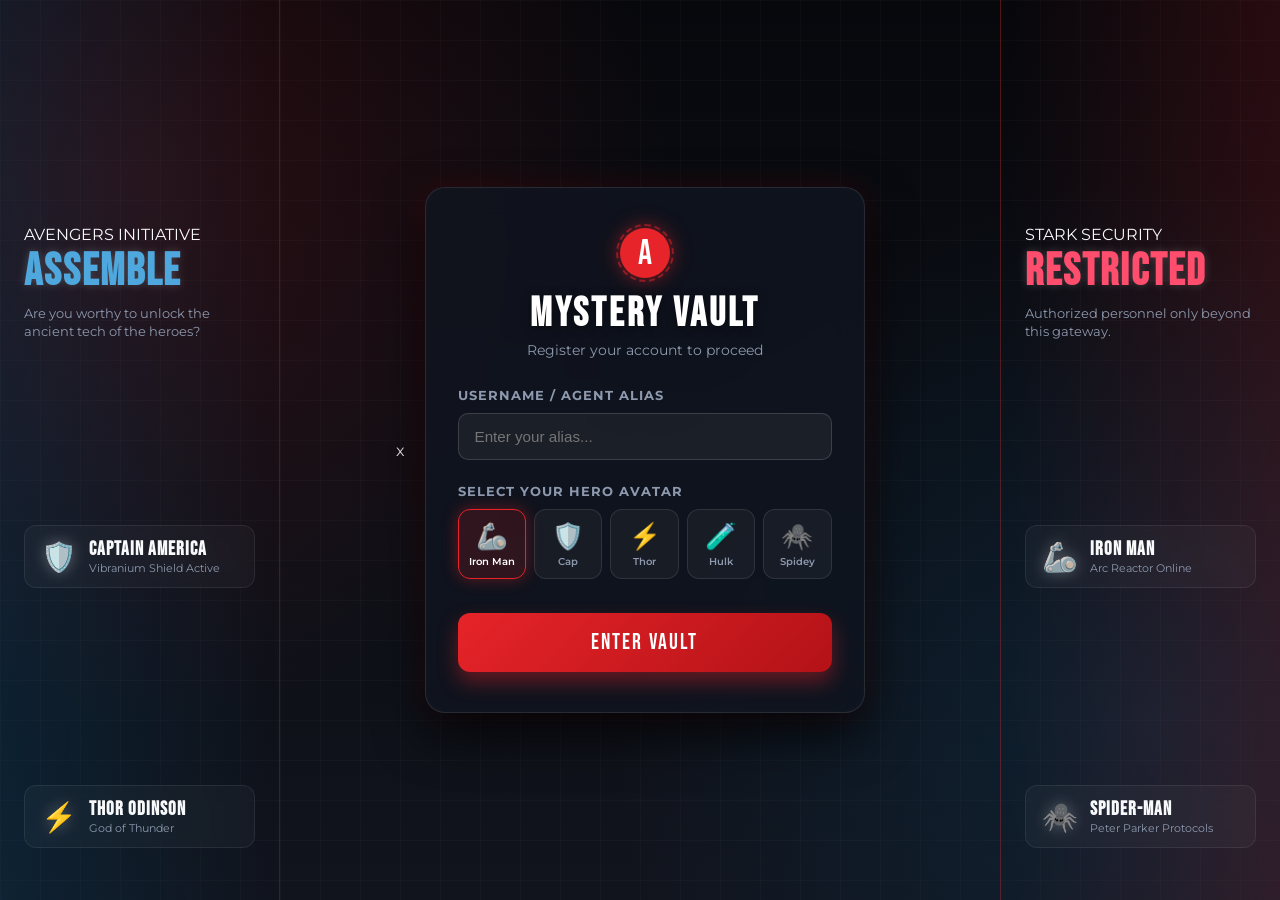
<file: index.html>
x<!doctype html>
<html lang="en">
  <head>
    <meta charset="UTF-8" />
    <meta name="viewport" content="width=device-width, initial-scale=1.0" />
    <title>Mystery Vault - Entry Gate</title>

    <link rel="preconnect" href="https://fonts.googleapis.com" />
    <link rel="preconnect" href="https://fonts.gstatic.com" crossorigin />
    <link
      href="https://fonts.googleapis.com/css2?family=Bebas+Neue&family=Montserrat:wght@400;600;700;800&display=swap"
      rel="stylesheet"
    />
    <link rel="stylesheet" href="style.css" />
  </head>
  <body>
    <aside class="side-banner banner-left">
      <div class="banner-overlay"></div>
      <div class="banner-content">
        <span class="hero-badge">AVENGERS INITIATIVE</span>
        <h2 class="hero-title">ASSEMBLE</h2>
        <p class="hero-desc">
          Are you worthy to unlock the ancient tech of the heroes?
        </p>
      </div>

      <div class="hero-card hero-cap">
        <div class="hero-icon">🛡️</div>
        <div class="hero-info">
          <h4>CAPTAIN AMERICA</h4>
          <span>Vibranium Shield Active</span>
        </div>
      </div>

      <div class="hero-card hero-thor">
        <div class="hero-icon">⚡</div>
        <div class="hero-info">
          <h4>THOR ODINSON</h4>
          <span>God of Thunder</span>
        </div>
      </div>
    </aside>

    <main class="enter-card">
      <div class="vault-glow"></div>

      <div class="enter-header">
        <div class="avengers-logo">A</div>
        <h1>MYSTERY VAULT</h1>
        <p>Register your account to proceed</p>
      </div>

      <form id="enterForm" action="mystery-vault.html" method="GET" novalidate>
        <div class="form-group">
          <label for="username">Username / Agent Alias</label>
          <div class="input-wrapper">
            <input
              type="text"
              id="username"
              name="username"
              class="form-control"
              placeholder="Enter your alias..."
              required
              autocomplete="off"
            />
            <span class="input-focus-border"></span>
          </div>
          <div class="error-message" id="usernameError">
            Please enter a valid agent username.
          </div>
        </div>

        <div class="form-group">
          <label>Select Your Hero Avatar</label>
          <div class="avatar-selection" id="avatarPicker">
            <div
              class="avatar-option selected"
              data-avatar="🦾"
              data-hero="Iron Man"
            >
              <span class="avatar-emoji">🦾</span>
              <span class="hero-label">Iron Man</span>
            </div>
            <div
              class="avatar-option"
              data-avatar="🛡️"
              data-hero="Captain America"
            >
              <span class="avatar-emoji">🛡️</span>
              <span class="hero-label">Cap</span>
            </div>
            <div class="avatar-option" data-avatar="⚡" data-hero="Thor">
              <span class="avatar-emoji">⚡</span>
              <span class="hero-label">Thor</span>
            </div>
            <div class="avatar-option" data-avatar="🧪" data-hero="Hulk">
              <span class="avatar-emoji">🧪</span>
              <span class="hero-label">Hulk</span>
            </div>
            <div class="avatar-option" data-avatar="🕷️" data-hero="Spider-Man">
              <span class="avatar-emoji">🕷️</span>
              <span class="hero-label">Spidey</span>
            </div>
          </div>

          <input
            type="hidden"
            id="selectedAvatarInput"
            name="avatar"
            value="🦾"
          />
        </div>

        <button type="submit" class="btn-enter">
          <span>ENTER VAULT</span>
          <div class="btn-glare"></div>
        </button>
      </form>
    </main>

    <aside class="side-banner banner-right">
      <div class="banner-overlay"></div>
      <div class="banner-content">
        <span class="hero-badge">STARK SECURITY</span>
        <h2 class="hero-title">RESTRICTED</h2>
        <p class="hero-desc">Authorized personnel only beyond this gateway.</p>
      </div>

      <div class="hero-card hero-ironman">
        <div class="hero-icon">🦾</div>
        <div class="hero-info">
          <h4>IRON MAN</h4>
          <span>Arc Reactor Online</span>
        </div>
      </div>

      <div class="hero-card hero-spidey">
        <div class="hero-icon">🕷️</div>
        <div class="hero-info">
          <h4>SPIDER-MAN</h4>
          <span>Peter Parker Protocols</span>
        </div>
      </div>
    </aside>

    <script src="script.js"></script>
  </body>
</html>
</file>
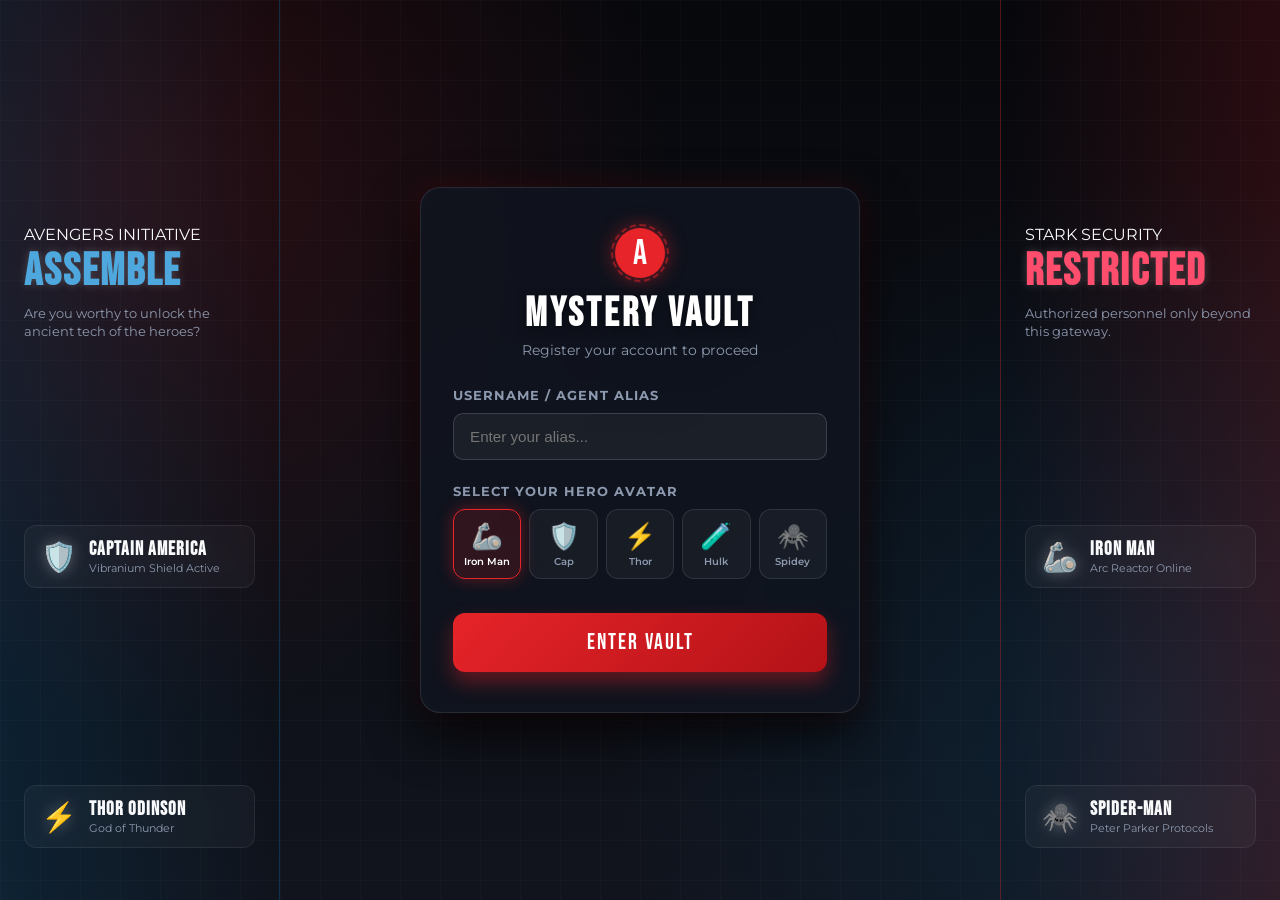
<file: enter.html>
<!doctype html>
<html lang="en">
  <head>
    <meta charset="UTF-8" />
    <meta name="viewport" content="width=device-width, initial-scale=1.0" />
    <title>Mystery Vault - Entry Gate</title>

    <link rel="preconnect" href="https://fonts.googleapis.com" />
    <link rel="preconnect" href="https://fonts.gstatic.com" crossorigin />
    <link
      href="https://fonts.googleapis.com/css2?family=Bebas+Neue&family=Montserrat:wght@400;600;700;800&display=swap"
      rel="stylesheet"
    />
    <link rel="stylesheet" href="style.css" />
  </head>
  <body>
    <aside class="side-banner banner-left">
      <div class="banner-overlay"></div>
      <div class="banner-content">
        <span class="hero-badge">AVENGERS INITIATIVE</span>
        <h2 class="hero-title">ASSEMBLE</h2>
        <p class="hero-desc">
          Are you worthy to unlock the ancient tech of the heroes?
        </p>
      </div>

      <div class="hero-card hero-cap">
        <div class="hero-icon">🛡️</div>
        <div class="hero-info">
          <h4>CAPTAIN AMERICA</h4>
          <span>Vibranium Shield Active</span>
        </div>
      </div>

      <div class="hero-card hero-thor">
        <div class="hero-icon">⚡</div>
        <div class="hero-info">
          <h4>THOR ODINSON</h4>
          <span>God of Thunder</span>
        </div>
      </div>
    </aside>

    <main class="enter-card">
      <div class="vault-glow"></div>

      <div class="enter-header">
        <div class="avengers-logo">A</div>
        <h1>MYSTERY VAULT</h1>
        <p>Register your account to proceed</p>
      </div>

      <form id="enterForm" action="mystery-vault.html" method="GET" novalidate>
        <div class="form-group">
          <label for="username">Username / Agent Alias</label>
          <div class="input-wrapper">
            <input
              type="text"
              id="username"
              name="username"
              class="form-control"
              placeholder="Enter your alias..."
              required
              autocomplete="off"
            />
            <span class="input-focus-border"></span>
          </div>
          <div class="error-message" id="usernameError">
            Please enter a valid agent username.
          </div>
        </div>

        <div class="form-group">
          <label>Select Your Hero Avatar</label>
          <div class="avatar-selection" id="avatarPicker">
            <div
              class="avatar-option selected"
              data-avatar="🦾"
              data-hero="Iron Man"
            >
              <span class="avatar-emoji">🦾</span>
              <span class="hero-label">Iron Man</span>
            </div>
            <div
              class="avatar-option"
              data-avatar="🛡️"
              data-hero="Captain America"
            >
              <span class="avatar-emoji">🛡️</span>
              <span class="hero-label">Cap</span>
            </div>
            <div class="avatar-option" data-avatar="⚡" data-hero="Thor">
              <span class="avatar-emoji">⚡</span>
              <span class="hero-label">Thor</span>
            </div>
            <div class="avatar-option" data-avatar="🧪" data-hero="Hulk">
              <span class="avatar-emoji">🧪</span>
              <span class="hero-label">Hulk</span>
            </div>
            <div class="avatar-option" data-avatar="🕷️" data-hero="Spider-Man">
              <span class="avatar-emoji">🕷️</span>
              <span class="hero-label">Spidey</span>
            </div>
          </div>

          <input
            type="hidden"
            id="selectedAvatarInput"
            name="avatar"
            value="🦾"
          />
        </div>

        <button type="submit" class="btn-enter">
          <span>ENTER VAULT</span>
          <div class="btn-glare"></div>
        </button>
      </form>
    </main>

    <aside class="side-banner banner-right">
      <div class="banner-overlay"></div>
      <div class="banner-content">
        <span class="hero-badge">STARK SECURITY</span>
        <h2 class="hero-title">RESTRICTED</h2>
        <p class="hero-desc">Authorized personnel only beyond this gateway.</p>
      </div>

      <div class="hero-card hero-ironman">
        <div class="hero-icon">🦾</div>
        <div class="hero-info">
          <h4>IRON MAN</h4>
          <span>Arc Reactor Online</span>
        </div>
      </div>

      <div class="hero-card hero-spidey">
        <div class="hero-icon">🕷️</div>
        <div class="hero-info">
          <h4>SPIDER-MAN</h4>
          <span>Peter Parker Protocols</span>
        </div>
      </div>
    </aside>

    <script src="script.js"></script>
  </body>
</html>
</file>
<file: style.css>
:root {
  --bg-dark: #0a0b10;
  --card-bg: rgba(16, 20, 31, 0.85);
  --marvel-red: #e62429;
  --iron-gold: #ffb703;
  --cap-blue: #0077b6;
  --hulk-green: #2a9d8f;
  --thor-cyan: #00b4d8;
  --text-main: #f8f9fa;
  --text-muted: #8d99ae;
  --border-color: rgba(255, 255, 255, 0.1);
  --neon-glow: rgba(230, 36, 41, 0.4);
}

* {
  box-sizing: border-box;
  margin: 0;
  padding: 0;
}

body {
  font-family: 'Montserrat', sans-serif;
  background-color: var(--bg-dark);
  color: var(--text-main);
  min-height: 100vh;
  display: flex;
  align-items: center;
  justify-content: center;
  position: relative;
  overflow-x: hidden;
  background-image: 
    radial-gradient(circle at 10% 20%, rgba(230, 36, 41, 0.15) 0%, transparent 40%),
    radial-gradient(circle at 90% 80%, rgba(0, 119, 182, 0.15) 0%, transparent 40%),
    linear-gradient(to bottom, #07080c, #11141d);
}

/* Background grid animation effect */
body::before {
  content: "";
  position: absolute;
  top: 0; left: 0; right: 0; bottom: 0;
  background: linear-gradient(rgba(255, 255, 255, 0.02) 1px, transparent 1px),
              linear-gradient(90deg, rgba(255, 255, 255, 0.02) 1px, transparent 1px);
  background-size: 40px 40px;
  pointer-events: none;
  z-index: 0;
}

/* Side Banners */
.side-banner {
  position: fixed;
  top: 0;
  bottom: 0;
  width: 280px;
  display: flex;
  flex-direction: column;
  justify-content: space-between;
  padding: 40px 24px;
  z-index: 1;
  pointer-events: none;
}

.banner-left {
  left: 0;
  background: linear-gradient(90deg, rgba(0, 119, 182, 0.15) 0%, transparent 100%);
  border-right: 1px solid rgba(0, 119, 182, 0.2);
}

.banner-right {
  right: 0;
  background: linear-gradient(-90deg, rgba(230, 36, 41, 0.15) 0%, transparent 100%);
  border-left: 1px solid rgba(230, 36, 41, 0.2);
}

.banner-badge {
  font-family: 'Bebas Neue', sans-serif;
  font-size: 0.9rem;
  letter-spacing: 2px;
  color: var(--iron-gold);
  text-transform: uppercase;
}

.hero-title {
  font-family: 'Bebas Neue', sans-serif;
  font-size: 2.8rem;
  letter-spacing: 2px;
  line-height: 1;
  margin: 6px 0 10px 0;
  text-shadow: 0 0 10px rgba(255, 255, 255, 0.2);
}

.banner-left .hero-title { color: #4ea8de; }
.banner-right .hero-title { color: #ff4d6d; }

.hero-desc {
  font-size: 0.8rem;
  color: var(--text-muted);
  line-height: 1.4;
}

/* Banner Hero Cards */
.hero-card {
  display: flex;
  align-items: center;
  gap: 12px;
  padding: 12px 16px;
  background: rgba(255, 255, 255, 0.03);
  border: 1px solid rgba(255, 255, 255, 0.08);
  border-radius: 12px;
  backdrop-filter: blur(8px);
  margin-bottom: 12px;
  transition: all 0.3s ease;
}

.hero-icon {
  font-size: 1.8rem;
  filter: drop-shadow(0 0 8px rgba(255, 255, 255, 0.3));
}

.hero-info h4 {
  font-family: 'Bebas Neue', sans-serif;
  font-size: 1.2rem;
  letter-spacing: 1px;
}

.hero-info span {
  font-size: 0.7rem;
  color: var(--text-muted);
  display: block;
}

/* Central Card Container */
.enter-card {
  position: relative;
  z-index: 2;
  width: 100%;
  max-width: 440px;
  padding: 40px 32px;
  background: var(--card-bg);
  border-radius: 20px;
  border: 1px solid var(--border-color);
  box-shadow: 
    0 20px 50px rgba(0, 0, 0, 0.8),
    0 0 30px rgba(230, 36, 41, 0.15),
    inset 0 0 15px rgba(255, 255, 255, 0.02);
  backdrop-filter: blur(16px);
  margin: 20px;
}

/* Logo & Header */
.enter-header {
  text-align: center;
  margin-bottom: 30px;
}

.avengers-logo {
  display: inline-flex;
  align-items: center;
  justify-content: center;
  width: 50px;
  height: 50px;
  background: var(--marvel-red);
  color: white;
  font-family: 'Bebas Neue', sans-serif;
  font-size: 2.2rem;
  border-radius: 50%;
  box-shadow: 0 0 20px rgba(230, 36, 41, 0.6);
  margin-bottom: 12px;
  position: relative;
}

.avengers-logo::after {
  content: "";
  position: absolute;
  inset: -4px;
  border: 2px dashed rgba(230, 36, 41, 0.5);
  border-radius: 50%;
  animation: rotateLogo 12s linear infinite;
}

@keyframes rotateLogo {
  100% { transform: rotate(360deg); }
}

.enter-header h1 {
  font-family: 'Bebas Neue', sans-serif;
  font-size: 2.5rem;
  letter-spacing: 3px;
  color: #fff;
  text-shadow: 0 2px 10px rgba(0, 0, 0, 0.5);
}

.enter-header p {
  color: var(--text-muted);
  font-size: 0.85rem;
  margin-top: 4px;
}

/* Form Controls */
.form-group {
  margin-bottom: 24px;
}

.form-group label {
  display: block;
  font-size: 0.8rem;
  font-weight: 700;
  text-transform: uppercase;
  letter-spacing: 1px;
  color: var(--text-muted);
  margin-bottom: 10px;
}

.input-wrapper {
  position: relative;
}

.form-control {
  width: 100%;
  padding: 14px 16px;
  background: rgba(255, 255, 255, 0.05);
  border: 1px solid rgba(255, 255, 255, 0.15);
  border-radius: 10px;
  color: #fff;
  font-size: 0.95rem;
  outline: none;
  transition: all 0.3s ease;
}

.form-control:focus {
  background: rgba(255, 255, 255, 0.08);
  border-color: var(--marvel-red);
  box-shadow: 0 0 15px rgba(230, 36, 41, 0.3);
}

.error-message {
  display: none;
  color: #ff4d6d;
  font-size: 0.75rem;
  margin-top: 6px;
  font-weight: 600;
}

.form-group.has-error .error-message {
  display: block;
}

.form-group.has-error .form-control {
  border-color: #ff4d6d;
  box-shadow: 0 0 10px rgba(255, 77, 109, 0.3);
}

/* Avatar Selector */
.avatar-selection {
  display: flex;
  justify-content: space-between;
  gap: 8px;
}

.avatar-option {
  flex: 1;
  display: flex;
  flex-direction: column;
  align-items: center;
  justify-content: center;
  padding: 10px 4px;
  background: rgba(255, 255, 255, 0.04);
  border: 1px solid rgba(255, 255, 255, 0.1);
  border-radius: 12px;
  cursor: pointer;
  transition: all 0.25s cubic-bezier(0.175, 0.885, 0.32, 1.275);
  user-select: none;
}

.avatar-emoji {
  font-size: 1.6rem;
  margin-bottom: 4px;
  transition: transform 0.2s ease;
}

.hero-label {
  font-size: 0.65rem;
  color: var(--text-muted);
  font-weight: 600;
}

.avatar-option:hover {
  background: rgba(255, 255, 255, 0.08);
  transform: translateY(-2px);
}

.avatar-option:hover .avatar-emoji {
  transform: scale(1.15);
}

.avatar-option.selected {
  background: rgba(230, 36, 41, 0.15);
  border-color: var(--marvel-red);
  box-shadow: 0 0 15px rgba(230, 36, 41, 0.4);
}

.avatar-option.selected .hero-label {
  color: #fff;
}

/* Submit Button */
.btn-enter {
  width: 100%;
  padding: 16px;
  background: linear-gradient(135deg, #e62429 0%, #b31217 100%);
  border: none;
  border-radius: 12px;
  color: white;
  font-family: 'Bebas Neue', sans-serif;
  font-size: 1.4rem;
  letter-spacing: 2px;
  cursor: pointer;
  position: relative;
  overflow: hidden;
  transition: all 0.3s ease;
  box-shadow: 0 10px 20px rgba(230, 36, 41, 0.4);
  margin-top: 10px;
}

.btn-enter:hover {
  transform: translateY(-2px);
  box-shadow: 0 15px 25px rgba(230, 36, 41, 0.6);
  background: linear-gradient(135deg, #ff2a30 0%, #c9141a 100%);
}

.btn-enter:active {
  transform: translateY(0);
}

/* Responsive Hide Banners on smaller screens */
@media (max-width: 1024px) {
  .side-banner {
    display: none;
  }
}

@keyframes arcPulse {
  0% {
    box-shadow: 0 0 0 0 rgba(2, 132, 199, 0.6), 0 0 10px rgba(226, 54, 54, 0.4);
  }
  70% {
    box-shadow: 0 0 0 15px rgba(2, 132, 199, 0), 0 0 25px rgba(245, 158, 11, 0.6);
  }
  100% {
    box-shadow: 0 0 0 0 rgba(2, 132, 199, 0), 0 0 10px rgba(226, 54, 54, 0.4);
  }
}

.animate-arc-reactor {
  animation: arcPulse 3s infinite ease-in-out;
}
</file>
